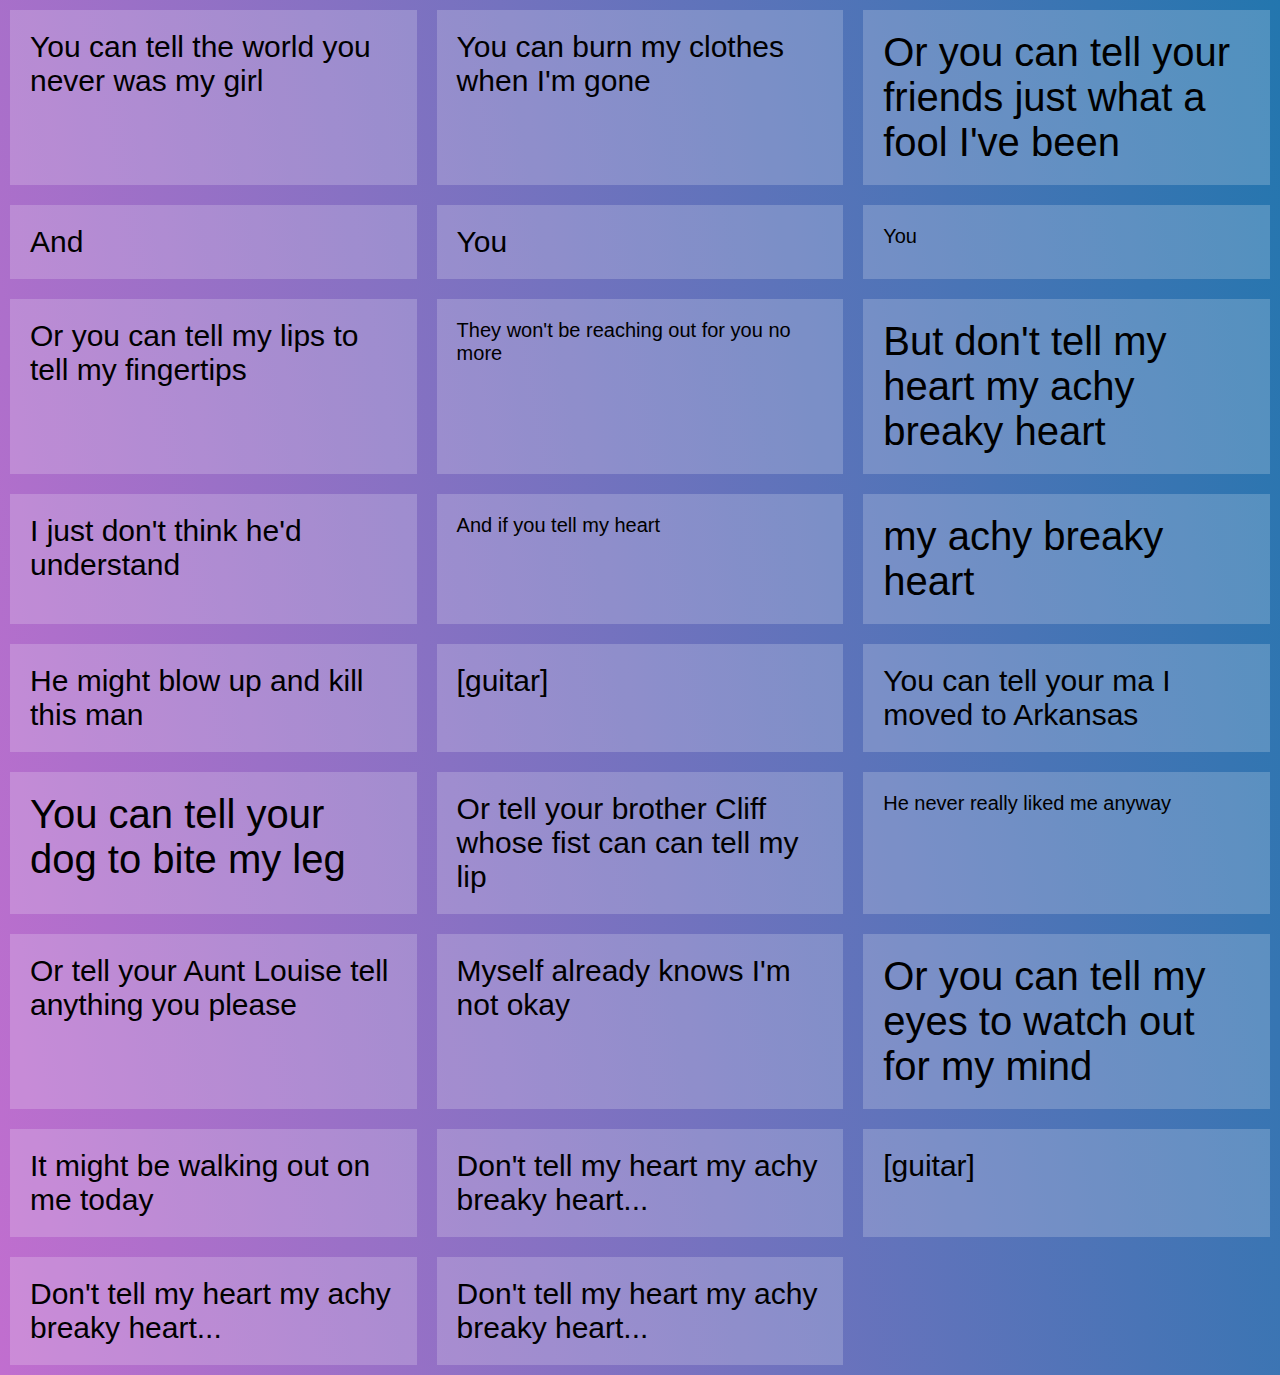
<file: equal-height-elements/index.html>
<!DOCTYPE html>
<html lang="en">
<head>
  <meta charset="UTF-8">
  <title>FlexBox Nav</title>
  <link rel="stylesheet" href="https://maxcdn.bootstrapcdn.com/font-awesome/4.3.0/css/font-awesome.min.css">
  <link rel="stylesheet" href="style-START.css">
</head>
<body>

  <div class="elements">

    <div class="item">You can tell the world you never was my girl</div>
    <div class="item">You can burn my clothes when I'm gone</div>
    <div class="item large">Or you can tell your friends just what a fool I've been</div>
    <div class="item">And </div>

    <div class="item">You </div>
    <div class="item small">You </div>
    <div class="item">Or you can tell my lips to tell my fingertips</div>
    <div class="item small">They won't be reaching out for you no more</div>

    <div class="item large">But don't tell my heart my achy breaky heart</div>
    <div class="item">I just don't think he'd understand</div>
    <div class="item small">And if you tell my heart</div>
    <div class="item large">my achy breaky heart</div>
    <div class="item">He might blow up and kill this man</div>

    <div class="item">[guitar]</div>

    <div class="item">You can tell your ma I moved to Arkansas</div>
    <div class="item large">You can tell your dog to bite my leg</div>
    <div class="item">Or tell your brother Cliff whose fist can can tell my lip</div>
    <div class="item small">He never really liked me anyway</div>

    <div class="item">Or tell your Aunt Louise tell anything you please</div>
    <div class="item">Myself already knows I'm not okay</div>
    <div class="item large">Or you can tell my eyes to watch out for my mind</div>
    <div class="item">It might be walking out on me today</div>

    <div class="item">Don't tell my heart my achy breaky heart...</div>

    <div class="item">[guitar]</div>

    <div class="item">Don't tell my heart my achy breaky heart...</div>
    <div class="item">Don't tell my heart my achy breaky heart...</div>

  </div>

</body>
</html>
</file>
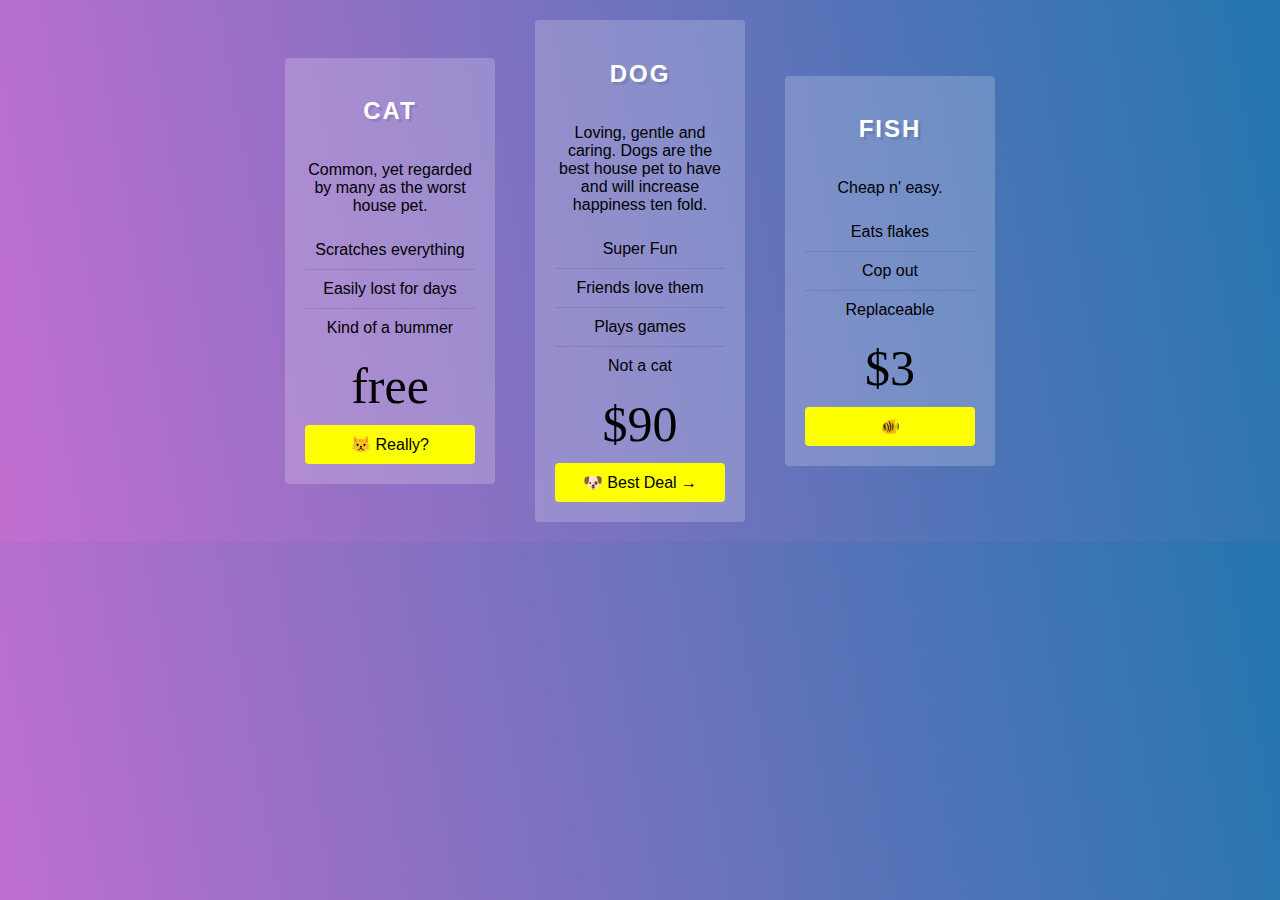
<file: pricing-grid/index.html>
<!DOCTYPE html>
<html lang="en">
<head>
  <meta charset="UTF-8">
  <title>FlexBox Nav</title>
  <link rel="stylesheet" href="https://maxcdn.bootstrapcdn.com/font-awesome/4.3.0/css/font-awesome.min.css">
  <link rel="stylesheet" href="style.css">
</head>
<body>

  <!-- Flex Container! -->
  <div class="pricing-grid">

    <div class="plan plan1">
      
      <h2>Cat</h2>
      <p>Common, yet regarded by many as the worst house pet.</p>
      <ul class="features">
        <li>Scratches everything</li>
        <li>Easily lost for days</li>
        <li>Kind of a bummer</li>
      </ul>

      <p class="price">free</p>

      <a href="#" class="cta">😾 Really?</a>
    </div>

    <div class="plan plan2">
      
      <h2>Dog</h2>
      <p>Loving, gentle and caring. Dogs are the best house pet to have and will increase happiness ten fold. </p>
      <ul class="features">
        <li>Super Fun</li>
        <li>Friends love them</li>
        <li>Plays games</li>
        <li>Not a cat</li>
      </ul>

      <p class="price">$90</p>

      <a href="#" class="cta">🐶 Best Deal →</a>
    </div>

    <div class="plan plan3">
      
      <h2>Fish</h2>
      <p>Cheap n' easy.</p>
      <ul class="features">
        <li>Eats flakes</li>
        <li>Cop out</li>
        <li>Replaceable</li>
      </ul>

      <p class="price">$3</p>

      <a href="#" class="cta">🐠</a>
    </div>

  </div>

</body>
</html>
</file>
<file: equal-height-elements/style-START.css>
/* Some CSS Setup - nothing to do with flexbox */
html {
  box-sizing: border-box;
}

*, *:before, *:after {
  box-sizing: inherit;
}

body {
  font-family: sans-serif;
  margin: 0;
  background-image: linear-gradient(260deg, #2376ae 0%, #c16ecf 100%);
}

a {
  color:white;
}

.item.large {
  font-size: 40px;
}

.item.small {
  font-size: 20px;
}

.item {
  background:rgba(255,255,255,0.2);
  margin:10px;
  padding:20px;
  font-size: 30px;
}

/* Flexbox Starts Here: */

.elements {
  display: flex;
  flex-wrap: wrap;
}

.item {
  flex: 0 1 calc(33.33% - 20px);
}
</file>
<file: pricing-grid/style.css>
/* Some CSS Setup - nothing to do with flexbox */
html {
  box-sizing: border-box;
}

*, *:before, *:after {
  box-sizing: inherit;
}

body {
  font-family: sans-serif;
  margin: 0;
  background-image: linear-gradient(260deg, #2376ae 0%, #c16ecf 100%);
}

a {
  color:white;
}

.plan ul {
  margin: 0;
  padding: 0;
  list-style: none;
}

.plan ul li {
  border-bottom: 1px solid rgba(0,0,0,0.1);
  padding:10px;
}

.plan ul li:last-child {
  border-bottom: 0;
}

.plan a {
  text-decoration: none;
  background:#FEFF00;
  padding:10px;
  color:black;
  border-radius:4px;
}


.plan h2 {
  text-transform: uppercase;
  color:white;
  letter-spacing: 2px;
  text-shadow:3px 3px 0 rgba(0,0,0,0.1);
}

.price {
  font-size: 50px;
  font-family: serif;
  margin: 10px 0;
}


.pricing-grid {
  max-width:750px;
  margin: 0 auto;
  
  display: flex;
  align-items: center;
}

.plan {
  background-color: rgb(255, 255, 255, 0.2);
  margin: 20px;
  padding: 20px;
  border-radius: 4px;
  text-align: center;

  flex: 1;
  display: flex;
  flex-wrap: wrap;
}

.plan > * {
  flex: 1 1 100%;
}

.plan .cta {
  align-self: flex-end;
}
</file>
